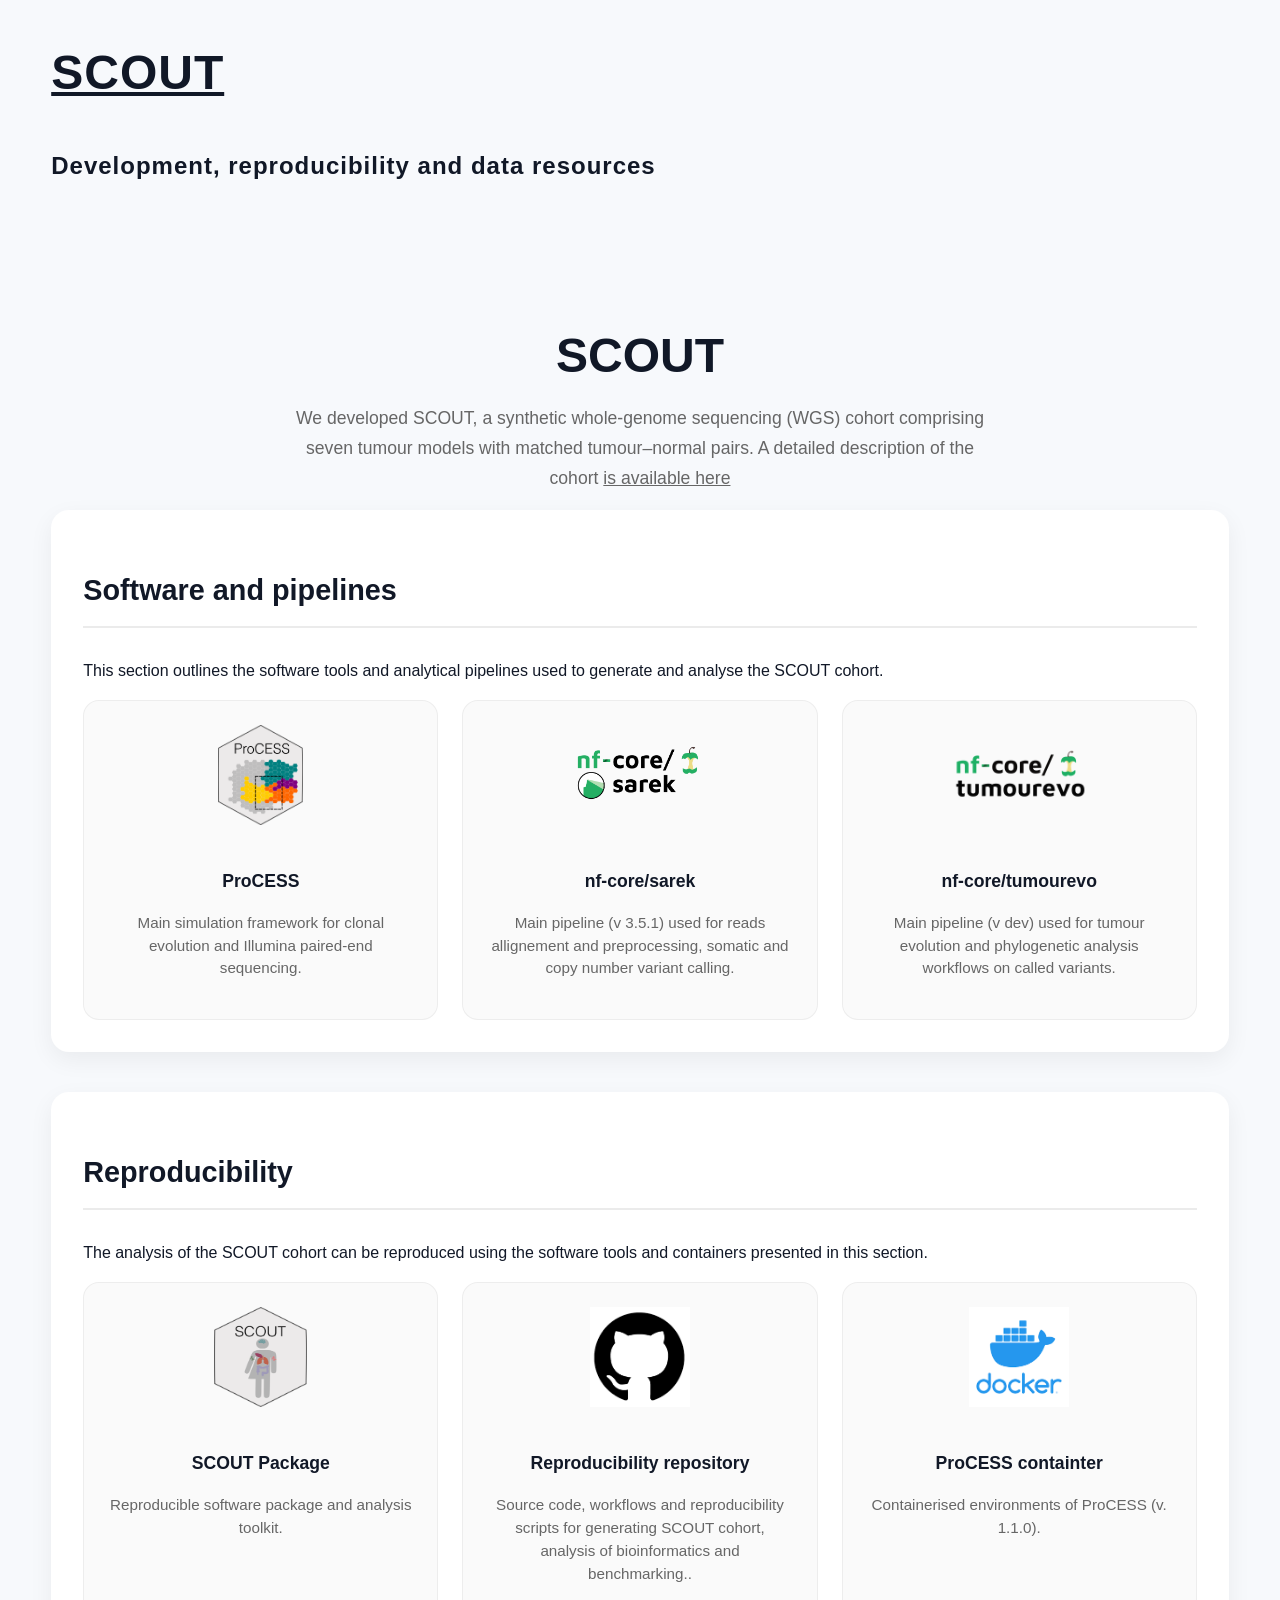
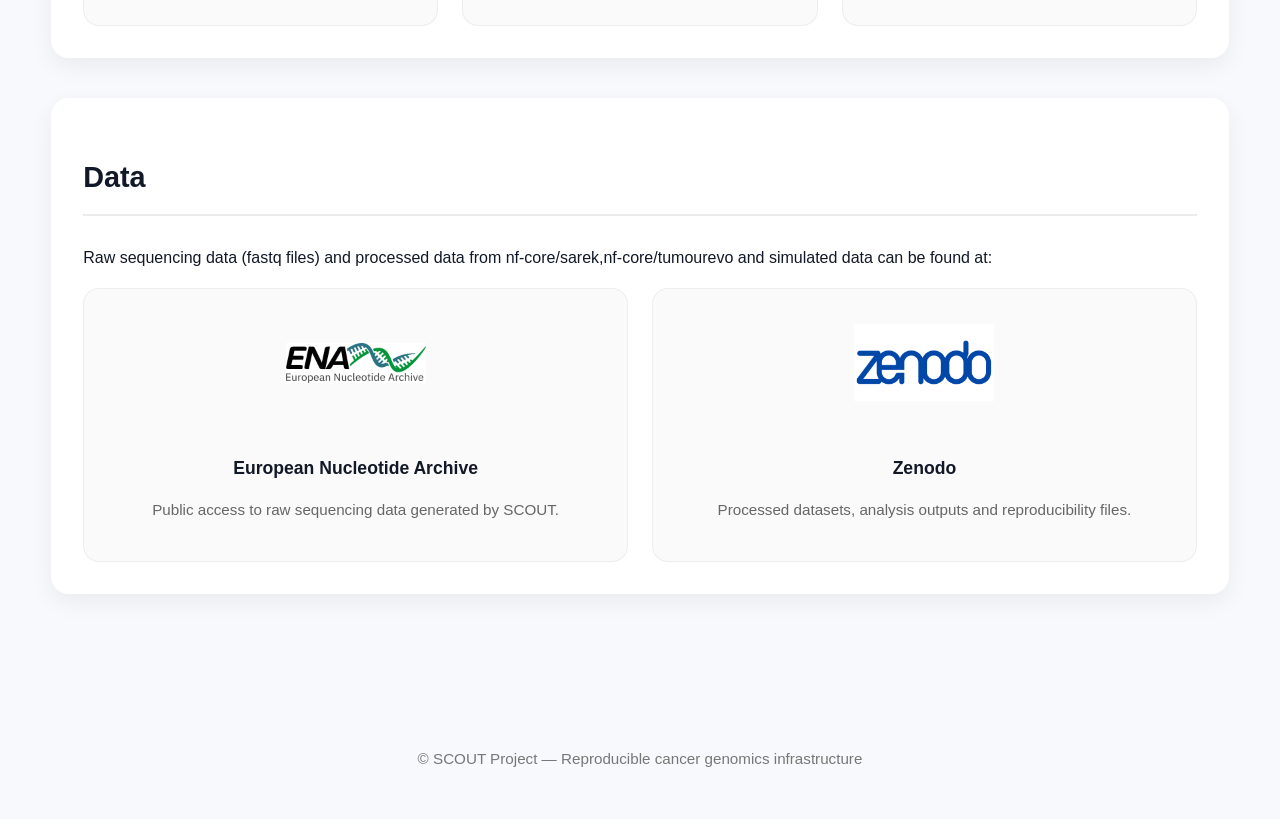
<file: index_old.html>
<!DOCTYPE HTML>
<html lang="en">
<head>
	<meta charset="utf-8" />
	<meta name="viewport" content="width=device-width, initial-scale=1, user-scalable=no" />

	<title>SCOUT | Development, Reproducibility & Data</title>

	<link rel="stylesheet" href="assets/css/main.css" />

	<style>
		/* Page Styling */
		body {
			background: #f7f9fc;
		}

		#main {
			padding: 4rem 0;
		}

		.page-intro {
			text-align: center;
			margin-bottom: 1rem;
		}

		.page-intro h1 {
			font-size: 3rem;
			margin-bottom: 0.5rem;
		}

		.page-intro p {
			font-size: 1.1rem;
			color: #666;
			max-width: 700px;
			margin: 0 auto;
			line-height: 1.7;
		}

		/* Section Cards */
		.section-card {
			background: #ffffff;
			border-radius: 18px;
			padding: 2rem;
			margin-bottom: 2.5rem;
			box-shadow: 0 8px 24px rgba(0,0,0,0.06);
		}

		.section-title {
			font-size: 1.8rem;
			margin-bottom: 1.8rem;
			border-bottom: 2px solid rgba(0,0,0,0.08);
			padding-bottom: 0.7rem;
		}

		/* Logo Grid */
		.logo-grid {
			display: grid;
			grid-template-columns: repeat(auto-fit, minmax(220px, 1fr));
			gap: 1.5rem;
		}

		.logo-item {
			background: #fafafa;
			border-radius: 16px;
			padding: 1.5rem;
			text-align: center;
			transition: all 0.25s ease;
			border: 1px solid rgba(0,0,0,0.05);
		}

		.logo-item:hover {
			transform: translateY(-4px);
			box-shadow: 0 10px 20px rgba(0,0,0,0.08);
		}

		.logo-item a {
			text-decoration: none;
			color: inherit;
		}

		.logo-item img {
			width: 100%;
			max-width: 140px;
			height: 100px;
			object-fit: contain;
			margin-bottom: 1rem;
		}

		.logo-item h3 {
			font-size: 1.1rem;
			margin-bottom: 0.4rem;
		}

		.logo-item p {
			font-size: 0.95rem;
			color: #666;
			line-height: 1.5;
		}

		/* Footer */
		#footer {
			padding: 2rem 0;
			text-align: center;
			color: #777;
			font-size: 0.95rem;
		}

		/* Responsive */
		@media screen and (max-width: 736px) {
			.page-intro h1 {
				font-size: 2.2rem;
			}

			.section-title {
				font-size: 1.5rem;
			}
		}
	</style>
</head>

<body class="is-preload">

<div id="page-wrapper">

	<!-- Header -->
	<header id="header">
		<div class="logo container">
			<div>
				<h1>
					<a href="#" id="logo">SCOUT</a>
				</h1>
				<p>Development, reproducibility and data resources</p>
			</div>
		</div>
	</header>

	<!-- Main -->
	<section id="main">
		<div class="container">

			<!-- Intro -->
			<div class="page-intro">
				<h1>SCOUT</h1>
				<p>
					We developed SCOUT, a synthetic whole-genome sequencing (WGS) cohort comprising seven tumour models with matched tumour–normal pairs. A detailed description of the cohort 

					<a href="https://caravagnalab.github.io/SCOUT/articles/scout_cohort.html"
						target="_blank"
						rel="noopener noreferrer"
						class="explore-btn">
						is available here
					</a>				
				</p>
			</div>

			<!-- Development -->
			<section class="section-card">

				<h2 class="section-title">Software and pipelines</h2>
				<p>
					This section outlines the software tools and analytical pipelines used to generate and analyse the SCOUT cohort.
				</p>
				<div class="logo-grid">

					<!-- SCOUT -->
					<div class="logo-item">
						<a href="https://caravagnalab.github.io/ProCESS/"
						   target="_blank"
						   rel="noopener noreferrer">

							<img src="images/process_logo.png" alt="ProCESS Logo">

							<h3>ProCESS</h3>

							<p>Main simulation framework for clonal evolution and Illumina paired-end sequencing.</p>

						</a>
					</div>

					<!-- nf-core/sarek -->
					<div class="logo-item">
						<a href="https://nf-co.re/sarek/3.5.1"
						   target="_blank"
						   rel="noopener noreferrer">

							<img src="images/sarek_logo.png" alt="nf-core sarek Logo">

							<h3>nf-core/sarek</h3>

							<p>Main pipeline (v 3.5.1) used for reads allignement and preprocessing, somatic and copy number variant calling.</p>

						</a>
					</div>

					<!-- nf-core/tumourevo -->
					<div class="logo-item">
						<a href="https://nf-co.re/tumourevo"
						   target="_blank"
						   rel="noopener noreferrer">

							<img src="images/tumourevo_logo.png" alt="nf-core tumourevo Logo">

							<h3>nf-core/tumourevo</h3>

							<p>Main pipeline (v dev) used for tumour evolution and phylogenetic analysis workflows on called variants.</p>

						</a>
					</div>

				</div>
			</section>

			<!-- Reproducibility -->
			<section class="section-card">

				<h2 class="section-title">Reproducibility</h2>
				<p>
					The analysis of the SCOUT cohort can be reproduced using the software tools and containers presented in this section.
				</p>

				<div class="logo-grid">

					<!-- SCOUT Package -->
					<div class="logo-item">
						<a href="https://caravagnalab.github.io/SCOUT/"
						   target="_blank"
						   rel="noopener noreferrer">

							<img src="images/scout_logo.png" alt="SCOUT Package Logo">

							<h3>SCOUT Package</h3>

							<p>Reproducible software package and analysis toolkit.</p>

						</a>
					</div>

					<!-- GitHub -->
					<div class="logo-item">
						<a href="https://github.com/caravagnalab/process_reproducibility"
						   target="_blank"
						   rel="noopener noreferrer">

							<img src="images/github_logo.png" alt="GitHub Logo">

							<h3>Reproducibility repository</h3>

							<p>Source code, workflows and reproducibility scripts for generating SCOUT cohort, analysis of bioinformatics and benchmarking..</p>

						</a>
					</div>

					<!-- Docker -->
					<div class="logo-item">
						<a href="https://hub.docker.com/r/lvaleriani/process"
						   target="_blank"
						   rel="noopener noreferrer">

							<img src="images/docker_logo.png" alt="Docker Logo">

							<h3>ProCESS containter</h3>

							<p>Containerised environments of ProCESS (v. 1.1.0).</p>

						</a>
					</div>

				</div>
			</section>

			<!-- Data -->
			<section class="section-card">

				<h2 class="section-title">Data</h2>
				<p>
					Raw sequencing data (fastq files) and processed data from nf-core/sarek,nf-core/tumourevo and simulated data can be found at:
				</p>

				<div class="logo-grid">

					<!-- ENA -->
					<div class="logo-item">
						<a href="https://www.ebi.ac.uk/ena/browser/home"
						   target="_blank"
						   rel="noopener noreferrer">

							<img src="images/ena_logo.png" alt="ENA Logo">

							<h3>European Nucleotide Archive</h3>

							<p>Public access to raw sequencing data generated by SCOUT.</p>

						</a>
					</div>

					<!-- Zenodo -->
					<div class="logo-item">
						<a href="https://zenodo.org/"
						   target="_blank"
						   rel="noopener noreferrer">

							<img src="images/zenodo_logo.png" alt="Zenodo Logo">

							<h3>Zenodo</h3>

							<p>Processed datasets, analysis outputs and reproducibility files.</p>

						</a>
					</div>

				</div>
			</section>

		</div>
	</section>

	<!-- Footer -->
	<footer id="footer">
		<div class="container">
			<p>
				&copy; SCOUT Project — Reproducible cancer genomics infrastructure
			</p>
		</div>
	</footer>

</div>

<!-- Scripts -->
<script src="assets/js/jquery.min.js"></script>
<script src="assets/js/jquery.dropotron.min.js"></script>
<script src="assets/js/jquery.scrolly.min.js"></script>
<script src="assets/js/browser.min.js"></script>
<script src="assets/js/breakpoints.min.js"></script>
<script src="assets/js/util.js"></script>
<script src="assets/js/main.js"></script>

</body>
</html>
</file>
<file: assets/css/main.css>
/* =========================================================
   ROOT VARIABLES
========================================================= */

:root {

	--bg: #f4f7fb;
	--bg-secondary: #ffffff;

	--text: #111827;
	--text-soft: #5b6475;

	--border: rgba(255,255,255,0.15);

	--primary: #008080ff;
	--secondary: #800080ff;

	--shadow:
		0 10px 30px rgba(0,0,0,0.08);

	--hero-overlay:
		linear-gradient(
			135deg,
			rgba(91,124,255,0.16),
			rgba(0,194,168,0.12)
		);

	--glass:
		rgba(255,255,255,0.55);
}

/* =========================================================
   DARK MODE
========================================================= */

body.dark-mode {

	--bg: #07111f;
	--bg-secondary: #0d1727;

	--text: #f3f4f6;
	--text-soft: #9ca3af;

	--border: rgba(255,255,255,0.08);

	--shadow:
		0 10px 35px rgba(0,0,0,0.35);

	--hero-overlay:
		linear-gradient(
			135deg,
			rgba(91,124,255,0.18),
			rgba(0,194,168,0.12)
		);

	--glass:
		rgba(15,23,42,0.55);
}

/* =========================================================
   GLOBAL
========================================================= */

html {
	scroll-behavior: smooth;
}

body {

	margin: 0;

	font-family: 'Inter', sans-serif;

	background:
		radial-gradient(circle at top left,
			rgba(91,124,255,0.08),
			transparent 30%),
		radial-gradient(circle at bottom right,
			rgba(0,194,168,0.08),
			transparent 30%),
		var(--bg);

	color: var(--text);

	line-height: 1.7;

	transition:
		background 0.35s ease,
		color 0.35s ease;
}

.container {
	width: min(1220px, 92%);
	margin: 0 auto;
}

a {
	color: inherit;
}

/* =========================================================
   PARTICLES
========================================================= */

#particles-js {

	position: absolute;

	top: 0;
	left: 0;

	width: 100%;
	height: 100%;

	z-index: 0;
}

/* =========================================================
   NAVBAR
========================================================= */

#navbar {

	position: sticky;
	top: 0;

	z-index: 1000;

	background: rgba(255,255,255,0.06);

	backdrop-filter: blur(18px);

	border-bottom:
		1px solid var(--border);
}

.nav-inner {

	display: flex;
	align-items: center;
	justify-content: space-between;

	padding: 1rem 0;
}

.logo {

	font-size: 1.5rem;
	font-weight: 800;

	text-decoration: none;

	color: var(--text);

	letter-spacing: 1px;
}

.nav-links {

	display: flex;
	align-items: center;
	gap: 2rem;
}

.nav-links a {

	text-decoration: none;
	color: var(--text-soft);

	font-weight: 600;

	position: relative;

	transition: all 0.25s ease;
}

.nav-links a::after {

	content: "";

	position: absolute;

	left: 0;
	bottom: -6px;

	width: 0%;
	height: 2px;

	background:
		linear-gradient(
			90deg,
			var(--primary),
			var(--secondary)
		);

	transition: width 0.25s ease;
}

.nav-links a:hover {
	color: var(--text);
}

.nav-links a:hover::after {
	width: 100%;
}


/* =========================================================
   THEME TOGGLE
========================================================= */

.theme-toggle {

	background: var(--bg-secondary);

	border: 1px solid var(--border);

	width: 48px;
	height: 48px;

	border-radius: 50%;

	cursor: pointer;

	color: var(--text);

	font-size: 1rem;

	display: flex;
	align-items: center;
	justify-content: center;

	transition: all 0.25s ease;
}

.theme-toggle:hover {

	transform: translateY(-2px);

	box-shadow: var(--shadow);
}

/* =========================================================
   HERO
========================================================= */

.hero {

	position: relative;
	overflow: hidden;

	padding:
		8rem 0
		7rem;

	text-align: center;
}

.hero::before {

	content: "";

	position: absolute;
	inset: 0;

	background: var(--hero-overlay);

	z-index: 1;
}

.hero-content {

	position: relative;
	z-index: 2;
}

.hero-badge {

	display: inline-flex;
	align-items: center;
	gap: 0.6rem;

	padding:
		0.65rem
		1.1rem;

	border-radius: 999px;

	background: var(--glass);

	backdrop-filter: blur(10px);

	border: 1px solid var(--border);

	font-size: 0.9rem;
	font-weight: 600;

	margin-bottom: 2rem;
}

.hero h1 {

	font-size: clamp(3rem, 8vw, 6rem);

	line-height: 1;

	margin-bottom: 1.5rem;

	font-weight: 900;

	letter-spacing: -4px;
}

.hero-gradient {

	background:
		linear-gradient(
			90deg,
			var(--primary),
			var(--secondary)
		);

	-webkit-background-clip: text;
	-webkit-text-fill-color: transparent;
}

.hero p {

	max-width: 900px;

	margin: 0 auto;

	font-size: 1.2rem;
	color: var(--text-soft);

	line-height: 1.9;
}

.hero-buttons {

	margin-top: 2.5rem;

	display: flex;
	justify-content: center;
	gap: 1rem;

	flex-wrap: wrap;
}

.btn {

	padding:
		1rem 1.7rem;

	border-radius: 999px;

	text-decoration: none;

	font-weight: 700;

	transition: all 0.25s ease;
}

.btn-primary {

	background:
		linear-gradient(
			90deg,
			var(--primary),
			var(--secondary)
		);

	color: white;

	box-shadow:
		0 12px 25px rgba(91,124,255,0.35);
}

.btn-primary:hover {

	transform:
		translateY(-3px)
		scale(1.02);
}

.btn-secondary {

	background: var(--glass);

	backdrop-filter: blur(12px);

	border: 1px solid var(--border);

	color: var(--text);
}

.btn-secondary:hover {

	transform:
		translateY(-3px);
}

/* =========================================================
   SECTIONS
========================================================= */

.main-section {
	padding: 3rem 0;
}

.section-header {

	text-align: center;

	margin-bottom: 3rem;
}

.section-header h2 {

	font-size: 2.5rem;
	font-weight: 800;

	margin-bottom: 1rem;
}

.section-header p {

	max-width: 850px;

	margin: 0 auto;

	color: var(--text-soft);

	font-size: 1.05rem;
}

/* =========================================================
   STATS GRID
========================================================= */

.stats-grid {

	display: grid;

	grid-template-columns:
		repeat(auto-fit, minmax(320px, 1fr));

	gap: 1.5rem;
}

.stat-card {

	position: relative;
	overflow: hidden;

	padding: 2rem;

	border-radius: 24px;

	background: var(--bg-secondary);

	border:
		1px solid var(--border);

	transition: all 0.3s ease;
}

.stat-card:hover {

	transform:
		translateY(-8px);

	box-shadow:
		0 18px 35px rgba(0,0,0,0.12);
}

.stat-card::before {

	content: "";

	position: absolute;

	top: 0;
	left: 0;

	width: 100%;
	height: 5px;

	background:
		linear-gradient(
			90deg,
			var(--primary),
			var(--secondary)
		);
}

.stat-number {

	font-size: 3rem;
	font-weight: 900;

	margin-bottom: 0.8rem;

	background:
		linear-gradient(
			90deg,
			var(--primary),
			var(--secondary)
		);

	-webkit-background-clip: text;
	-webkit-text-fill-color: transparent;
}

.stat-title {

	font-size: 1.1rem;
	font-weight: 700;

	margin-bottom: 0.6rem;
}

.stat-desc {
	color: var(--text-soft);
}

/* =========================================================
   CONTENT GRID
========================================================= */

.logo-grid {

	display: grid;

	grid-template-columns:
		repeat(auto-fit, minmax(260px, 1fr));

	gap: 2rem;
}

.logo-item {

	background: var(--bg-secondary);

	border:
		1px solid var(--border);

	border-radius: 24px;

	padding: 2rem;

	text-align: center;

	transition: all 0.3s ease;
}

.logo-item:hover {

	transform:
		translateY(-8px);

	box-shadow:
		0 20px 35px rgba(0,0,0,0.12);
}

.logo-item a {

	text-decoration: none;
	color: inherit;
}

.logo-item img {

	width: 100%;
	max-width: 140px;

	height: 100px;

	object-fit: contain;

	margin-bottom: 1rem;
}

.logo-item h3 {

	font-size: 1.2rem;

	margin-bottom: 0.7rem;
}

.logo-item p {

	color: var(--text-soft);
}

/* =========================================================
   PUBLICATION
========================================================= */

/* =========================================================
   PUBLICATION
========================================================= */

.publication-card {

    max-width: 1000px;
    margin: 0 auto;

    padding: 3rem;

    border-radius: 28px;

    background: var(--bg-secondary);

    border: 1px solid var(--border);

    box-shadow: var(--shadow);

    text-align: left;
}

.publication-header {

    display: flex;
    gap: 0.75rem;

    margin-bottom: 1.5rem;
}

.publication-badge {

    display: inline-block;

    padding: 0.35rem 0.9rem;

    border-radius: 999px;

    font-size: 0.85rem;
    font-weight: 600;

    background: var(--glass);

    border: 1px solid var(--border);
}

.publication-title {

    font-size: 2rem;
    font-weight: 800;

    line-height: 1.3;

    margin-bottom: 1rem;
}

.publication-authors {

    color: var(--text-soft);

    line-height: 1.8;

    margin-bottom: 1.25rem;
}

.publication-journal {

    font-weight: 600;

    margin-bottom: 2rem;
}

.publication-actions {

    display: flex;
    flex-wrap: wrap;

    gap: 1rem;

    margin-bottom: 2rem;
}

.citation-box {

    background: rgba(0,0,0,0.04);

    border-radius: 18px;

    padding: 1.5rem;

    font-family: monospace;

    font-size: 0.92rem;

    overflow-x: auto;

    white-space: pre-wrap;
}

body.dark-mode .citation-box {

    background: rgba(255,255,255,0.04);
}

/* =========================================================
PUBLICATIONS
========================================================= */

.publication-list {


max-width: 1100px;
margin: 0 auto;

display: flex;
flex-direction: column;
gap: 1.75rem;


}

.publication-item {


position: relative;

padding: 2.25rem;

border-radius: 24px;

background: var(--bg-secondary);

border: 1px solid var(--border);

box-shadow: var(--shadow);

transition:
    transform 0.25s ease,
    box-shadow 0.25s ease,
    border-color 0.25s ease;

overflow: hidden;

}

.publication-item::before {


content: "";

position: absolute;

top: 0;
left: 0;

width: 5px;
height: 100%;

background:
    linear-gradient(
        180deg,
        var(--primary),
        var(--secondary)
    );


}

.publication-item:hover {


transform: translateY(-6px);

box-shadow:
    0 20px 40px rgba(0,0,0,0.12);


}

.publication-meta {


display: flex;
align-items: center;
gap: 0.75rem;

margin-bottom: 1rem;


}

.publication-meta span {

padding: 0.35rem 0.9rem;

border-radius: 999px;

background: var(--glass);

backdrop-filter: blur(10px);

border: 1px solid var(--border);

font-size: 0.82rem;
font-weight: 700;

color: var(--text-soft);


}

.publication-item h3 {


margin: 0 0 1rem;

font-size: 1.55rem;
font-weight: 800;

line-height: 1.35;

color: var(--text);


}

.publication-item .authors {


margin-bottom: 0.9rem;

color: var(--text-soft);

font-size: 0.98rem;

line-height: 1.8;


}

.publication-item .journal {


margin-bottom: 1.75rem;

font-size: 1rem;

font-weight: 600;

color: var(--text);


}

.publication-actions {


display: flex;
flex-wrap: wrap;
gap: 0.8rem;


}

.publication-actions .btn {


padding:
    0.85rem
    1.4rem;


}

/* Optional DOI styling */

.doi-link {


color: var(--primary);

text-decoration: none;

font-weight: 600;


}

.doi-link:hover {


text-decoration: underline;


}

/* Mobile */

@media (max-width: 768px) {


.publication-item {

    padding: 1.75rem;
}

.publication-item h3 {

    font-size: 1.25rem;
}

.publication-meta {

    flex-wrap: wrap;
}

}


/* .publication-card {

	padding: 3rem;

	border-radius: 28px;

	background:
		linear-gradient(
			135deg,
			rgba(91,124,255,0.12),
			rgba(0,194,168,0.08)
		);

	border:
		1px solid var(--border);

	backdrop-filter: blur(18px);

	box-shadow: var(--shadow);

	text-align: center;
}

.publication-card h3 {

	font-size: 2rem;

	margin-bottom: 1rem;
}

.publication-card p {

	max-width: 850px;

	margin:
		0 auto
		2rem;

	color: var(--text-soft);
}

.citation-box {

	text-align: left;

	background: rgba(0,0,0,0.04);

	padding: 1.5rem;

	border-radius: 18px;

	font-family: monospace;

	font-size: 0.95rem;

	overflow-x: auto;
}

body.dark-mode .citation-box {
	background: rgba(255,255,255,0.04);
} */

/* =========================================================
   FOOTER
========================================================= */

footer {

	padding:
		4rem 0;

	text-align: center;

	color: var(--text-soft);
}

/* =========================================================
   RESPONSIVE
========================================================= */

@media screen and (max-width: 768px) {

	.nav-inner {
		flex-direction: column;
		gap: 1rem;
	}

	.nav-links {
		flex-wrap: wrap;
		justify-content: center;
		gap: 1rem;
	}

	.hero {
		padding-top: 6rem;
	}

	.hero p {
		font-size: 1.05rem;
	}
}
</file>
